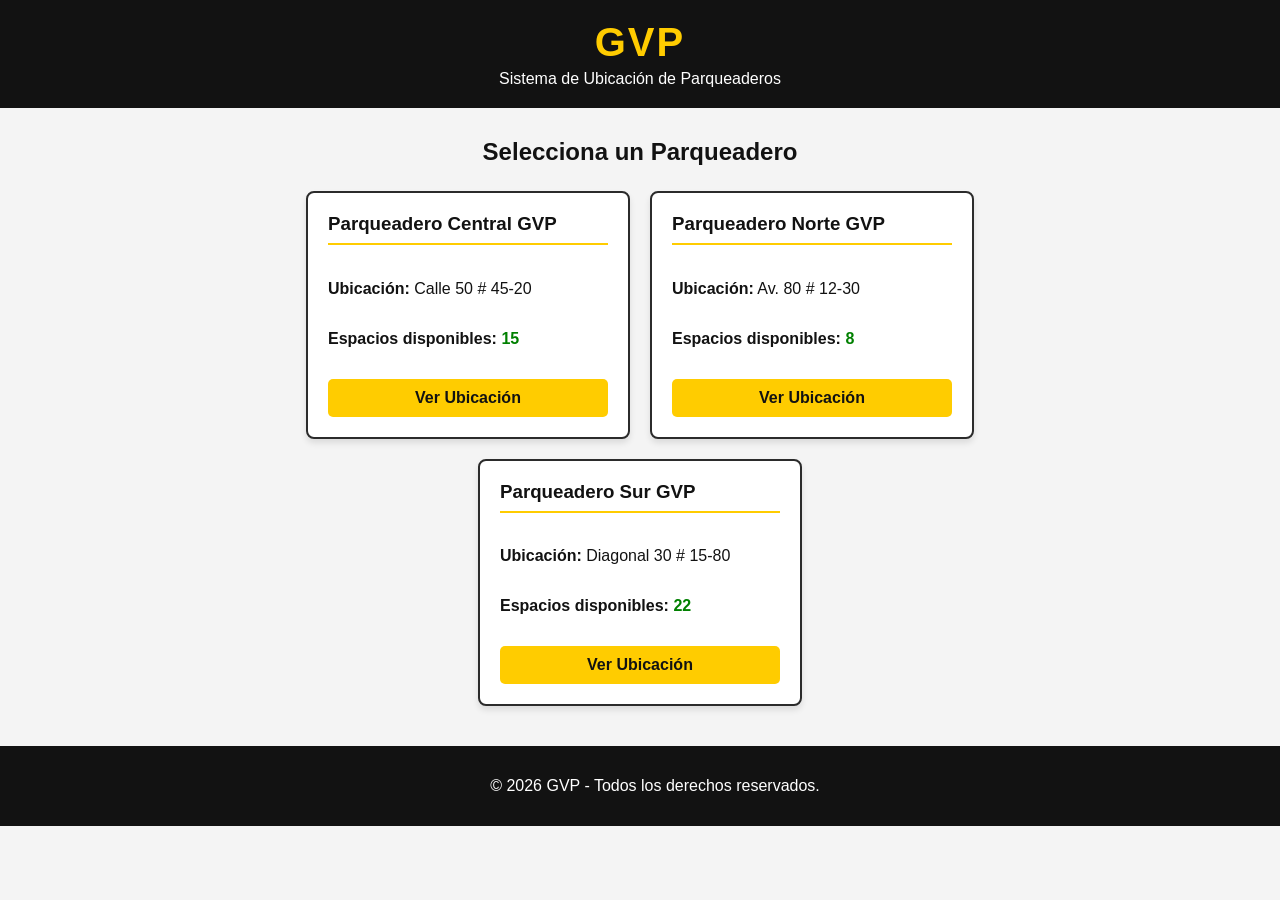
<file: demo.html>
<!DOCTYPE html>
<html lang="es">
<head>
    <meta charset="UTF-8">
    <meta name="viewport" content="width=device-width, initial-scale=1.0">
    <title>GVP - Gestión de Parqueaderos</title>
    <!-- Enlace a la hoja de estilos externa -->
    <link rel="stylesheet" href="style_demo.css">
</head>
<body>

    <!-- Encabezado de la página -->
    <header>
        <h1>GVP</h1>
        <p>Sistema de Ubicación de Parqueaderos</p>
    </header>

    <!-- Contenedor principal con Flexbox -->
    <main class="container">
        <h2>Selecciona un Parqueadero</h2>
        
        <!-- Menú de opciones de parqueaderos -->
        <div class="menu-parqueaderos">
            
            <div class="card">
                <h3>Parqueadero Central GVP</h3>
                <p><strong>Ubicación:</strong> Calle 50 # 45-20</p>
                <p><strong>Espacios disponibles:</strong> <span class="espacios">15</span></p>
                <button class="btn-seleccionar">Ver Ubicación</button>
            </div>

            <div class="card">
                <h3>Parqueadero Norte GVP</h3>
                <p><strong>Ubicación:</strong> Av. 80 # 12-30</p>
                <p><strong>Espacios disponibles:</strong> <span class="espacios">8</span></p>
                <button class="btn-seleccionar">Ver Ubicación</button>
            </div>

            <div class="card">
                <h3>Parqueadero Sur GVP</h3>
                <p><strong>Ubicación:</strong> Diagonal 30 # 15-80</p>
                <p><strong>Espacios disponibles:</strong> <span class="espacios">22</span></p>
                <button class="btn-seleccionar">Ver Ubicación</button>
            </div>

        </div>
    </main>

    <!-- Pie de página -->
    <footer>
        <p>&copy; 2026 GVP - Todos los derechos reservados.</p>
    </footer>

</body>
</html>
</file>
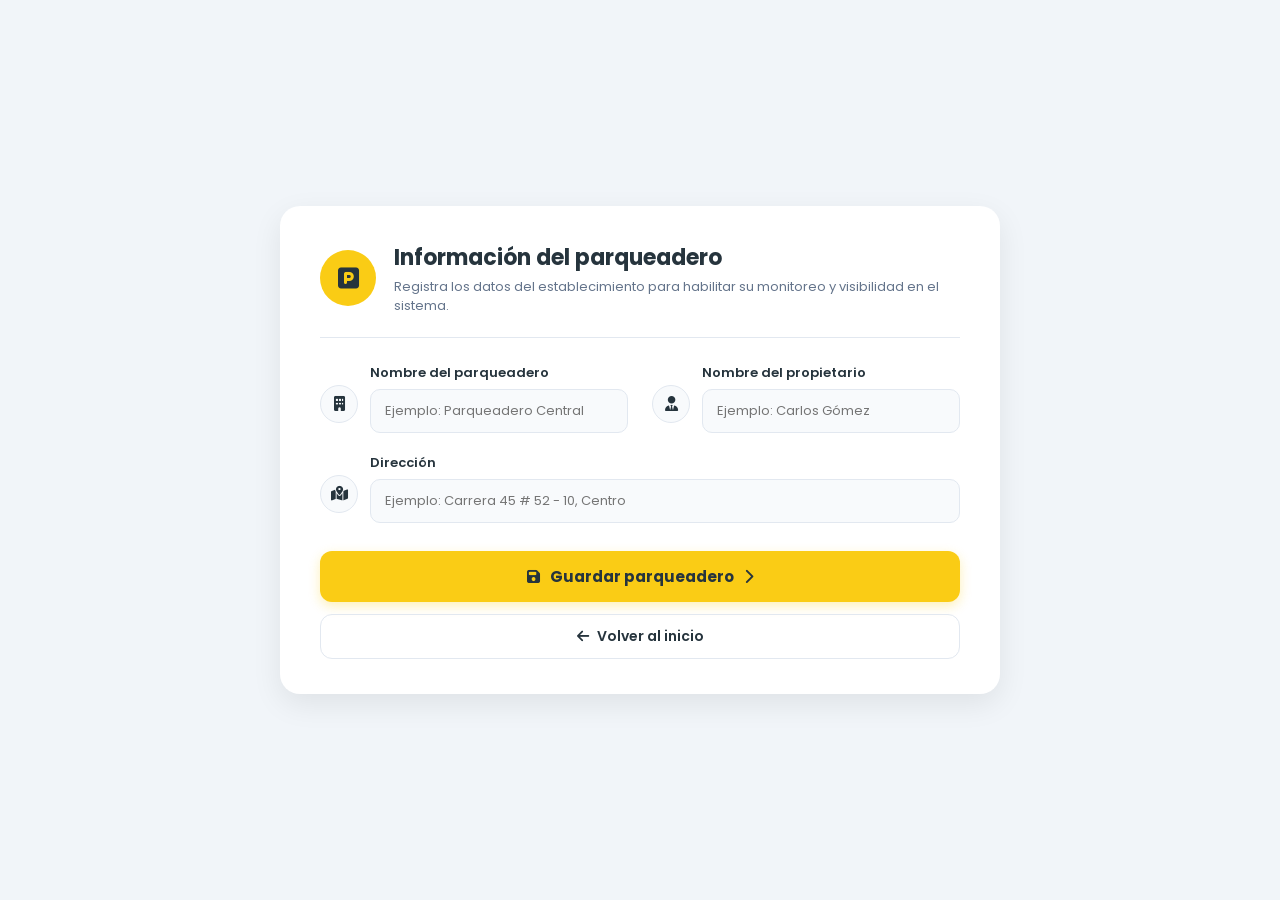
<file: parqueadero.html>
<!DOCTYPE html>
<html lang="es">
<head>
    <meta charset="UTF-8">
    <meta name="viewport" content="width=device-width, initial-scale=1.0">
    <title>GVP - Registro de Parqueadero</title>
    <link href="https://fonts.googleapis.com/css2?family=Poppins:wght@400;600;700&display=swap" rel="stylesheet">
    <link rel="stylesheet" href="https://cdnjs.cloudflare.com/ajax/libs/font-awesome/6.4.0/css/all.min.css">
    <link rel="stylesheet" href="formularios.css">
</head>
<body>

    <div class="tarjeta-formulario">
        <div class="encabezado-form">
            <div class="icono-principal">
                <i class="fa-solid fa-square-parking"></i>
            </div>
            <div class="titulos-form">
                <h1>Información del parqueadero</h1>
                <p>Registra los datos del establecimiento para habilitar su monitoreo y visibilidad en el sistema.</p>
            </div>
        </div>

        <form action="#" method="POST">
            <div class="grid-campos">
                <!-- Nombre del parqueadero -->
                <div class="grupo-campo">
                    <div class="icono-campo"><i class="fa-solid fa-building"></i></div>
                    <div class="control-input">
                        <label for="nombre_parqueadero">Nombre del parqueadero</label>
                        <input type="text" id="nombre_parqueadero" name="nombre_parqueadero" placeholder="Ejemplo: Parqueadero Central" required>
                    </div>
                </div>

                <!-- Nombre del propietario -->
                <div class="grupo-campo">
                    <div class="icono-campo"><i class="fa-solid fa-user-tie"></i></div>
                    <div class="control-input">
                        <label for="propietario">Nombre del propietario</label>
                        <input type="text" id="propietario" name="propietario" placeholder="Ejemplo: Carlos Gómez" required>
                    </div>
                </div>

                <!-- Dirección -->
                <div class="grupo-campo campo-completo">
                    <div class="icono-campo"><i class="fa-solid fa-map-location-dot"></i></div>
                    <div class="control-input">
                        <label for="direccion_parqueadero">Dirección</label>
                        <input type="text" id="direccion_parqueadero" name="direccion_parqueadero" placeholder="Ejemplo: Carrera 45 # 52 - 10, Centro" required>
                    </div>
                </div>
            </div>

            <div class="acciones-form">
                <button type="submit" class="btn-guardar">
                    <i class="fa-solid fa-floppy-disk"></i> Guardar parqueadero <i class="fa-solid fa-chevron-right"></i>
                </button>
                <a href="index.html" class="btn-volver">
                    <i class="fa-solid fa-arrow-left"></i> Volver al inicio
                </a>
            </div>
        </form>
    </div>

</body>
</html>
</file>
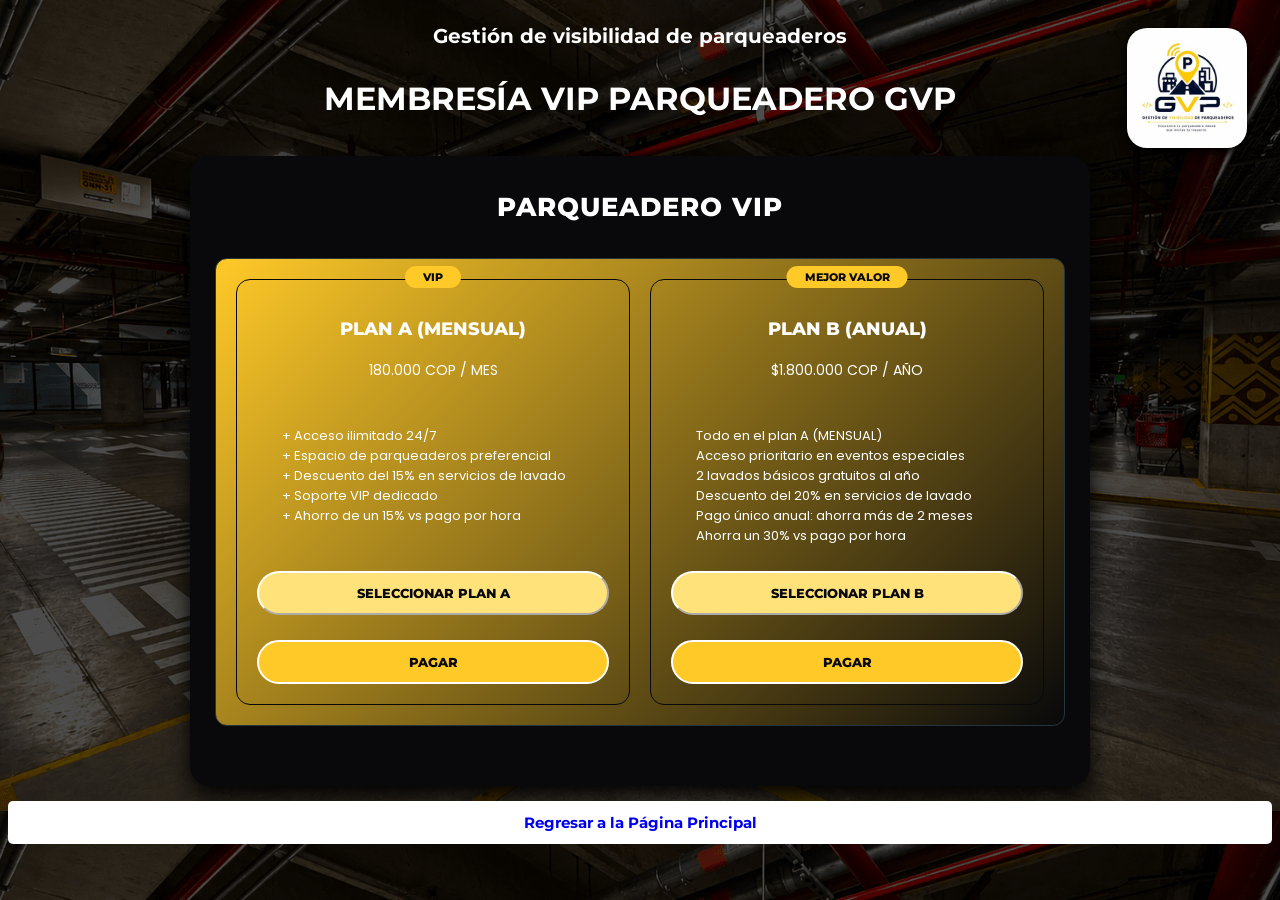
<file: planes.html>
<!DOCTYPE html>
<html lang="es">
<head>
    <meta charset="UTF-8">
    <meta name="viewport" content="width=device-width, initial-scale=1.0"/>
    <title>GVP | Membresía VIP</title>
    <link rel="preconnect" href="https://fonts.googleapis.com">
    <link rel="preconnect" href="https://fonts.gstatic.com" crossorigin>
    <link href="https://fonts.googleapis.com/css2?family=Montserrat:wght@400;600;700;800&family=Poppins:wght@300;400;600;700&display=swap" rel="stylesheet">
    <link rel="stylesheet" href="detalles.css"/>
    <link rel="stylesheet" href="color.css"/>
</head>

<body class="min-h-screen flex flex-col">

    <header class="header flex flex-col items-center gap-3 px-4 py-6 text-center">
        <img class="header__logo" src="assets isa/logo.jpg" alt="Logo de GVP"/>
        <div class="header__brand">
            <span class="header__title">Gestión de visibilidad de parqueaderos</span>
        </div>
        <div class="header__content">
            <h1 class="titulo__principal text-xl md:text-3xl">MEMBRESÍA VIP PARQUEADERO GVP</h1>
        </div>
    </header>

    <main class="pricing-container flex flex-1 justify-center px-4 py-6">
        <section class="pricing-card w-full max-w-4xl">
            <h2 class="card-title text-center">PARQUEADERO VIP</h2>

            <div class="inner-card">
                <div class="plans-grid flex flex-col md:flex-row gap-6">

                    <article class="plan-card flex flex-1 flex-col">
                        <span class="badge">VIP</span>
                        <h3 class="plan-title">PLAN A (MENSUAL)</h3>
                        <p class="plan-price">180.000 COP / MES</p>

                        <ul class="plan-features">
                            <li>+ Acceso ilimitado 24/7</li>
                            <li>+ Espacio de parqueaderos preferencial</li>
                            <li>+ Descuento del 15% en servicios de lavado</li>
                            <li>+ Soporte VIP dedicado</li>
                            <li>+ Ahorro de un 15% vs pago por hora</li>
                        </ul>

                        <div class="plan-actions mt-auto flex flex-col gap-3 pt-4">
                            <button type="button" class="button button-yellow">SELECCIONAR PLAN A</button>
                            <button type="button" class="button button-outline">PAGAR</button>
                        </div>
                    </article>

                    <article class="plan-card flex flex-1 flex-col">
                        <span class="badge">MEJOR VALOR</span>
                        <h3 class="plan-title">PLAN B (ANUAL)</h3>
                        <p class="plan-price">$1.800.000 COP / AÑO</p>

                        <ul class="plan-features">
                            <li>Todo en el plan A (MENSUAL)</li>
                            <li>Acceso prioritario en eventos especiales</li>
                            <li>2 lavados básicos gratuitos al año</li>
                            <li>Descuento del 20% en servicios de lavado</li>
                            <li>Pago único anual: ahorra más de 2 meses</li>
                            <li>Ahorra un 30% vs pago por hora</li>
                        </ul>

                        <div class="plan-actions mt-auto flex flex-col gap-3 pt-4">
                            <button type="button" class="button button-yellow">SELECCIONAR PLAN B</button>
                            <button type="button" class="button button-outline">PAGAR</button>
                        </div>
                    </article>

                </div>
            </div>
        </section>
    </main>

    <a href="index.html" class="boton-salida block text-center">Regresar a la Página Principal</a>
</body>
</html>
</file>
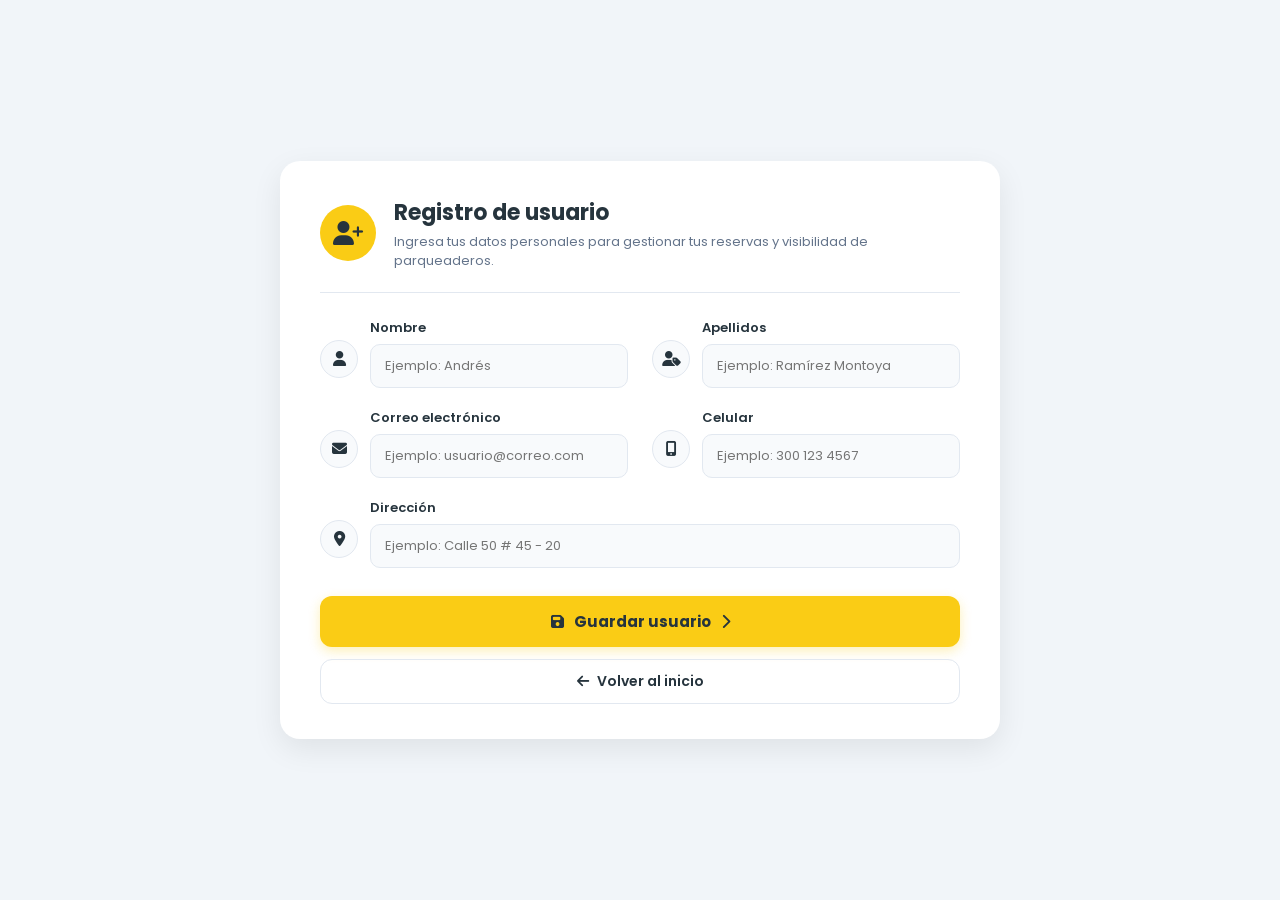
<file: registroUsuario.html>
<!DOCTYPE html>
<html lang="es">
<head>
    <meta charset="UTF-8">
    <meta name="viewport" content="width=device-width, initial-scale=1.0">
    <title>GVP - Registro de Usuario</title>
    <link href="https://fonts.googleapis.com/css2?family=Poppins:wght@400;600;700&display=swap" rel="stylesheet">
    <link rel="stylesheet" href="https://cdnjs.cloudflare.com/ajax/libs/font-awesome/6.4.0/css/all.min.css">
    <link rel="stylesheet" href="formularios.css">
</head>
<body>

    <div class="tarjeta-formulario">
        <div class="encabezado-form">
            <div class="icono-principal">
                <i class="fa-solid fa-user-plus"></i>
            </div>
            <div class="titulos-form">
                <h1>Registro de usuario</h1>
                <p>Ingresa tus datos personales para gestionar tus reservas y visibilidad de parqueaderos.</p>
            </div>
        </div>

        <form action="#" method="POST">
            <div class="grid-campos">
                <!-- Nombre -->
                <div class="grupo-campo">
                    <div class="icono-campo"><i class="fa-solid fa-user"></i></div>
                    <div class="control-input">
                        <label for="nombre">Nombre</label>
                        <input type="text" id="nombre" name="nombre" placeholder="Ejemplo: Andrés" required>
                    </div>
                </div>

                <!-- Apellidos -->
                <div class="grupo-campo">
                    <div class="icono-campo"><i class="fa-solid fa-user-tag"></i></div>
                    <div class="control-input">
                        <label for="apellidos">Apellidos</label>
                        <input type="text" id="apellidos" name="apellidos" placeholder="Ejemplo: Ramírez Montoya" required>
                    </div>
                </div>

                <!-- Correo -->
                <div class="grupo-campo">
                    <div class="icono-campo"><i class="fa-solid fa-envelope"></i></div>
                    <div class="control-input">
                        <label for="correo">Correo electrónico</label>
                        <input type="email" id="correo" name="correo" placeholder="Ejemplo: usuario@correo.com" required>
                    </div>
                </div>

                <!-- Celular -->
                <div class="grupo-campo">
                    <div class="icono-campo"><i class="fa-solid fa-mobile-screen-button"></i></div>
                    <div class="control-input">
                        <label for="celular">Celular</label>
                        <input type="tel" id="celular" name="celular" placeholder="Ejemplo: 300 123 4567" required>
                    </div>
                </div>

                <!-- Dirección -->
                <div class="grupo-campo campo-completo">
                    <div class="icono-campo"><i class="fa-solid fa-location-dot"></i></div>
                    <div class="control-input">
                        <label for="direccion">Dirección</label>
                        <input type="text" id="direccion" name="direccion" placeholder="Ejemplo: Calle 50 # 45 - 20" required>
                    </div>
                </div>
            </div>

            <div class="acciones-form">
                <button type="submit" class="btn-guardar">
                    <i class="fa-solid fa-floppy-disk"></i> Guardar usuario <i class="fa-solid fa-chevron-right"></i>
                </button>
                <a href="index.html" class="btn-volver">
                    <i class="fa-solid fa-arrow-left"></i> Volver al inicio
                </a>
            </div>
        </form>
    </div>

</body>
</html>
</file>
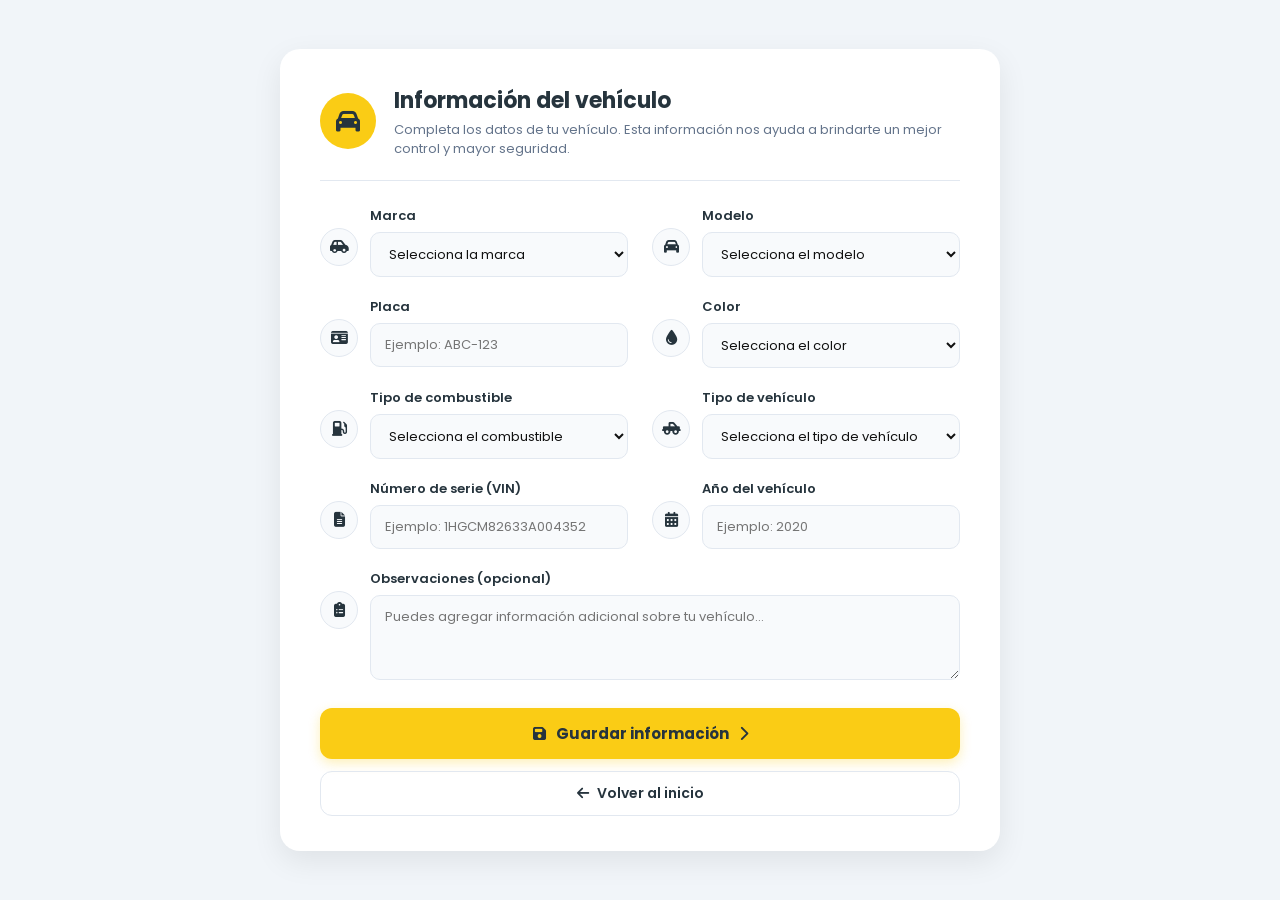
<file: registroVehiculo.html>
<!DOCTYPE html>
<html lang="es">
<head>
    <meta charset="UTF-8">
    <meta name="viewport" content="width=device-width, initial-scale=1.0">
    <title>GVP - Registro de Vehículo</title>
    <link href="https://fonts.googleapis.com/css2?family=Poppins:wght@400;600;700&display=swap" rel="stylesheet">
    <link rel="stylesheet" href="https://cdnjs.cloudflare.com/ajax/libs/font-awesome/6.4.0/css/all.min.css">
    <link rel="stylesheet" href="formularios.css">
</head>
<body>

    <div class="tarjeta-formulario">
        <div class="encabezado-form">
            <div class="icono-principal">
                <i class="fa-solid fa-car"></i>
            </div>
            <div class="titulos-form">
                <h1>Información del vehículo</h1>
                <p>Completa los datos de tu vehículo. Esta información nos ayuda a brindarte un mejor control y mayor seguridad.</p>
            </div>
        </div>

        <form action="#" method="POST">
            <div class="grid-campos">
                <!-- Marca -->
                <div class="grupo-campo">
                    <div class="icono-campo"><i class="fa-solid fa-car-side"></i></div>
                    <div class="control-input">
                        <label for="marca">Marca</label>
                        <select id="marca" name="marca" required>
                            <option value="" disabled selected>Selecciona la marca</option>
                            <option value="chevrolet">Chevrolet</option>
                            <option value="renault">Renault</option>
                            <option value="mazda">Mazda</option>
                            <option value="kia">Kia</option>
                            <option value="toyota">Toyota</option>
                            <option value="otra">Otra</option>
                        </select>
                    </div>
                </div>

                <!-- Modelo -->
                <div class="grupo-campo">
                    <div class="icono-campo"><i class="fa-solid fa-car"></i></div>
                    <div class="control-input">
                        <label for="modelo">Modelo</label>
                        <select id="modelo" name="modelo" required>
                            <option value="" disabled selected>Selecciona el modelo</option>
                            <option value="sedan">Sedán / Automóvil</option>
                            <option value="suv">Camioneta / SUV</option>
                            <option value="hatchback">Hatchback</option>
                            <option value="moto">Motocicleta</option>
                        </select>
                    </div>
                </div>

                <!-- Placa -->
                <div class="grupo-campo">
                    <div class="icono-campo"><i class="fa-solid fa-id-card"></i></div>
                    <div class="control-input">
                        <label for="placa">Placa</label>
                        <input type="text" id="placa" name="placa" placeholder="Ejemplo: ABC-123" required>
                    </div>
                </div>

                <!-- Color -->
                <div class="grupo-campo">
                    <div class="icono-campo"><i class="fa-solid fa-droplet"></i></div>
                    <div class="control-input">
                        <label for="color">Color</label>
                        <select id="color" name="color" required>
                            <option value="" disabled selected>Selecciona el color</option>
                            <option value="blanco">Blanco</option>
                            <option value="negro">Negro</option>
                            <option value="gris">Gris / Plata</option>
                            <option value="rojo">Rojo</option>
                            <option value="azul">Azul</option>
                        </select>
                    </div>
                </div>

                <!-- Tipo de combustible -->
                <div class="grupo-campo">
                    <div class="icono-campo"><i class="fa-solid fa-gas-pump"></i></div>
                    <div class="control-input">
                        <label for="combustible">Tipo de combustible</label>
                        <select id="combustible" name="combustible" required>
                            <option value="" disabled selected>Selecciona el combustible</option>
                            <option value="gasolina">Gasolina</option>
                            <option value="diesel">Diésel</option>
                            <option value="electrico">Eléctrico</option>
                            <option value="hibrido">Híbrido</option>
                            <option value="gas">Gas Natural (GNV)</option>
                        </select>
                    </div>
                </div>

                <!-- Tipo de vehículo -->
                <div class="grupo-campo">
                    <div class="icono-campo"><i class="fa-solid fa-truck-pickup"></i></div>
                    <div class="control-input">
                        <label for="tipo_vehiculo">Tipo de vehículo</label>
                        <select id="tipo_vehiculo" name="tipo_vehiculo" required>
                            <option value="" disabled selected>Selecciona el tipo de vehículo</option>
                            <option value="particular">Particular</option>
                            <option value="publico">Servicio Público</option>
                            <option value="carga">Carga / Utilitario</option>
                        </select>
                    </div>
                </div>

                <!-- Número de serie (VIN) -->
                <div class="grupo-campo">
                    <div class="icono-campo"><i class="fa-solid fa-file-lines"></i></div>
                    <div class="control-input">
                        <label for="vin">Número de serie (VIN)</label>
                        <input type="text" id="vin" name="vin" placeholder="Ejemplo: 1HGCM82633A004352">
                    </div>
                </div>

                <!-- Año del vehículo -->
                <div class="grupo-campo">
                    <div class="icono-campo"><i class="fa-solid fa-calendar-days"></i></div>
                    <div class="control-input">
                        <label for="anio">Año del vehículo</label>
                        <input type="number" id="anio" name="anio" min="1950" max="2027" placeholder="Ejemplo: 2020" required>
                    </div>
                </div>

                <!-- Observaciones -->
                <div class="grupo-campo campo-completo">
                    <div class="icono-campo"><i class="fa-solid fa-clipboard-list"></i></div>
                    <div class="control-input">
                        <label for="observaciones">Observaciones (opcional)</label>
                        <textarea id="observaciones" name="observaciones" placeholder="Puedes agregar información adicional sobre tu vehículo..."></textarea>
                    </div>
                </div>
            </div>

            <div class="acciones-form">
                <button type="submit" class="btn-guardar">
                    <i class="fa-solid fa-floppy-disk"></i> Guardar información <i class="fa-solid fa-chevron-right"></i>
                </button>
                <a href="index.html" class="btn-volver">
                    <i class="fa-solid fa-arrow-left"></i> Volver al inicio
                </a>
            </div>
        </form>
    </div>

</body>
</html>
</file>
<file: style_demo.css>
/* Estilos generales y colores de marca: Amarillo, Negro y Gris */
:root {
    --color-negro: #121212;
    --color-gris-oscuro: #2b2b2b;
    --color-gris-claro: #f4f4f4;
    --color-amarillo: #ffcc00;
    --color-amarillo-hover: #e6b800;
}

body {
    font-family: Arial, sans-serif;
    margin: 0;
    padding: 0;
    background-color: var(--color-gris-claro);
    color: var(--color-negro);
}

/* Encabezado */
header {
    background-color: var(--color-negro);
    color: var(--color-amarillo);
    text-align: center;
    padding: 20px;
}

header h1 {
    margin: 0;
    font-size: 2.5rem;
    letter-spacing: 2px;
}

header p {
    margin: 5px 0 0;
    color: #ffffff;
    font-size: 1rem;
}

/* Contenedor principal con FLEXBOX */
.container {
    max-width: 1000px;
    margin: 30px auto;
    padding: 0 20px;
}

.container h2 {
    text-align: center;
    margin-bottom: 25px;
    color: var(--color-negro);
}

.menu-parqueaderos {
    display: flex;
    flex-wrap: wrap;
    gap: 20px;
    justify-content: center;
}

/* Tarjetas individuales de los parqueaderos (también usan flex) */
.card {
    background-color: #ffffff;
    border: 2px solid var(--color-gris-oscuro);
    border-radius: 8px;
    padding: 20px;
    width: 280px;
    display: flex;
    flex-direction: column;
    justify-content: space-between;
    box-shadow: 0 4px 6px rgba(0,0,0,0.1);
    transition: transform 0.2s ease;
}

.card:hover {
    transform: translateY(-5px);
}

.card h3 {
    margin-top: 0;
    color: var(--color-negro);
    border-bottom: 2px solid var(--color-amarillo);
    padding-bottom: 8px;
}

.espacios {
    font-weight: bold;
    color: #008000;
}

/* Estilos de los botones y HOVER */
.btn-seleccionar {
    background-color: var(--color-amarillo);
    color: var(--color-negro);
    border: none;
    padding: 10px 15px;
    font-size: 1rem;
    font-weight: bold;
    border-radius: 5px;
    cursor: pointer;
    transition: background-color 0.3s ease, transform 0.1s ease;
    margin-top: 15px;
    text-align: center;
}

.btn-seleccionar:hover {
    background-color: var(--color-amarillo-hover);
    transform: scale(1.02);
}

/* Pie de página */
footer {
    text-align: center;
    padding: 15px;
    background-color: var(--color-negro);
    color: #ffffff;
    position: relative;
    bottom: 0;
    width: 100%;
    margin-top: 40px;
}

/* MEDIA QUERY: Ajustes para pantallas pequeñas (móviles) */
@media (max-width: 768px) {
    
    .menu-parqueaderos {
        flex-direction: column;
        align-items: center;
    }

    .card {
        width: 100%;
        max-width: 350px;
    }

    header h1 {
        font-size: 2rem;
    }
}
</file>
<file: formularios.css>
:root {
    --negro: #111111;
    --blanco: #FFFFFF;
    --amarillo: #FFE37A;
    --amarillo-fuerte: #FACC15;
    --gris-azulado: #26343D;
    --gris-texto: #64748B;
    --gris-borde: #E2E8F0;
    --gris-fondo: #F8FAFC;
}

* {
    box-sizing: border-box;
    margin: 0;
    padding: 0;
}

body {
    font-family: 'Poppins', sans-serif;
    background-color: #F1F5F9;
    color: var(--gris-azulado);
    display: flex;
    justify-content: center;
    align-items: center;
    min-height: 100vh;
    padding: 20px;
}

.tarjeta-formulario {
    background-color: var(--blanco);
    width: 100%;
    max-width: 720px;
    border-radius: 20px;
    padding: 35px 40px;
    box-shadow: 0 10px 30px rgba(0, 0, 0, 0.08);
}

/* Cabecera con icono circular amarillo */
.encabezado-form {
    display: flex;
    align-items: center;
    gap: 18px;
    padding-bottom: 22px;
    margin-bottom: 25px;
    border-bottom: 1px solid var(--gris-borde);
}

.icono-principal {
    width: 56px;
    height: 56px;
    background-color: var(--amarillo-fuerte);
    color: var(--gris-azulado);
    border-radius: 50%;
    display: flex;
    justify-content: center;
    align-items: center;
    font-size: 24px;
    flex-shrink: 0;
}

.titulos-form h1 {
    font-size: 22px;
    font-weight: 700;
    color: var(--gris-azulado);
    margin-bottom: 4px;
}

.titulos-form p {
    font-size: 13px;
    color: var(--gris-texto);
    line-height: 1.4;
}

/* Cuadrícula de campos */
.grid-campos {
    display: grid;
    grid-template-columns: repeat(2, 1fr);
    gap: 20px 24px;
}

.campo-completo {
    grid-column: span 2;
}

.grupo-campo {
    display: flex;
    align-items: flex-start;
    gap: 12px;
}

.icono-campo {
    width: 38px;
    height: 38px;
    border-radius: 50%;
    border: 1px solid var(--gris-borde);
    background-color: var(--gris-fondo);
    color: var(--gris-azulado);
    display: flex;
    justify-content: center;
    align-items: center;
    font-size: 15px;
    margin-top: 22px;
    flex-shrink: 0;
}

.control-input {
    width: 100%;
    display: flex;
    flex-direction: column;
}

.control-input label {
    font-size: 13px;
    font-weight: 600;
    color: var(--gris-azulado);
    margin-bottom: 6px;
}

.control-input input,
.control-input select,
.control-input textarea {
    width: 100%;
    padding: 11px 14px;
    border: 1px solid var(--gris-borde);
    border-radius: 10px;
    background-color: var(--gris-fondo);
    font-family: 'Poppins', sans-serif;
    font-size: 13px;
    color: var(--negro);
    transition: all 0.25s ease;
}

.control-input input:focus,
.control-input select:focus,
.control-input textarea:focus {
    outline: none;
    background-color: var(--blanco);
    border-color: var(--gris-azulado);
    box-shadow: 0 0 0 3px rgba(38, 52, 61, 0.12);
}

.control-input textarea {
    resize: vertical;
    min-height: 85px;
}

/* Botones de acción */
.acciones-form {
    margin-top: 28px;
    display: flex;
    flex-direction: column;
    gap: 12px;
}

.btn-guardar {
    width: 100%;
    background-color: var(--amarillo-fuerte);
    color: var(--gris-azulado);
    border: none;
    padding: 14px 20px;
    border-radius: 12px;
    font-family: 'Poppins', sans-serif;
    font-size: 15px;
    font-weight: 700;
    cursor: pointer;
    display: flex;
    justify-content: center;
    align-items: center;
    gap: 10px;
    transition: all 0.25s ease;
    box-shadow: 0 4px 12px rgba(250, 204, 21, 0.3);
}

.btn-guardar:hover {
    background-color: #eab308;
    transform: translateY(-2px);
}

.btn-volver {
    width: 100%;
    background-color: transparent;
    color: var(--gris-azulado);
    border: 1.5px solid var(--gris-borde);
    padding: 11px 20px;
    border-radius: 12px;
    font-family: 'Poppins', sans-serif;
    font-size: 14px;
    font-weight: 600;
    text-align: center;
    text-decoration: none;
    display: flex;
    justify-content: center;
    align-items: center;
    gap: 8px;
    transition: all 0.2s ease;
}

.btn-volver:hover {
    background-color: var(--gris-fondo);
    border-color: var(--gris-azulado);
}

/* Responsividad para celulares */
@media (max-width: 640px) {
    .tarjeta-formulario {
        padding: 25px 20px;
    }

    .encabezado-form {
        flex-direction: column;
        text-align: center;
    }

    .grid-campos {
        grid-template-columns: 1fr;
    }

    .campo-completo {
        grid-column: span 1;
    }
}
</file>
<file: detalles.css>
body {
    font-family: "Montserrat", sans-serif;
    background: linear-gradient(rgba(0, 0, 0, 0.7), rgba(0, 0, 0, 0.7)), url( assets\ isa/fondo.png);
}

.outlined {
    -webkit-text-stroke: 1px var(--color-primary-yellow);
    color: transparent;
    /* -webkit-text-stroke- 2px black; */
    text-shadow: 2px 0 var(--color-primary-yellow), -2px 0 var(--color-primary-yellow), 0 2px var(--color-primary-yellow), 0 -2px var(--color-primary-yellow), 1px 1px var(--color-primary-yellow), -1px -1px var(--color-primary-yellow), 1px -1px var(--color-primary-yellow ), -1px 1px var(--color-primary-yellow);
}
.header {
    position: relative;
    padding: var(--spacing-16);
    display: flex;
    flex-direction: column;
    align-items: center;
    gap: 10px;
    }

.header__logo{
    position: absolute;
    top: 20px;
    right: 25px;
    width: 120px;
    height: auto;
    border-radius: 20px;
    box-shadow: 0 4px 10px;
    object-fit: contain;
}
    
.header__brand {
    display: flex;
    align-items: center;
    gap: 12px; /* espacio entre el logo y el titulo */
}

.header__content{
    color: var(--color-white);
}


.header__title{
    font-size: 20px;
    font-weight: 700;
    color:var(--color-white);
}

.header__nav ,
.header__cta {
    display: none;
}

@media (min-width: 768px) {
    .header__nav,
    .header__cta {
        display:block;
    }
}

.header__nav ul {
    display: flex;
    align-items: center;
    gap: var(--spacing-32);
    font-size: 20px;
    font-weight: 600;
}

.header__cta {
    font-size: 20px; 
    background-color:var(--color-primary-light-yellow);
    color:var(--color-primary-black);
    padding:var(--spacing-16) var(--spacing-20);
    border-radius: 4px;
} 

/* Tarjeta oscura*/
.pricing-card{
    background-color:var(--color-primary-black);
    border-radius: 20px;
    padding: 35px 25px;
    max-width: 850px;
    width: 100%;
    box-shadow: 0 10px 25px;
}

.pricing-container{
    display: flex;
    justify-content: center;
    padding: auto;
}

.card-title{
    font-family: "Montserrat", sans-serif;
    font-size: 26px;
    font-weight: 800;
    color:var(--color-white);
    text-align: center;
    margin-top: 0;
    margin-bottom: 35px;
    letter-spacing: 1px;
}

.inner-card {
    background: linear-gradient(135deg, var(--color-primary-yellow), var(--color-primary-black));
    border: 1px solid var(--color-zinc); 
    border-radius: 12px; 
    padding: 20px;
    margin-bottom: 25px
}
/*separacion*/
.plans-grid{
    display: flex;
    gap: 20px;
    justify-content: center;
    flex-wrap: wrap;
    display: flex;
    flex-direction: column;   /* celular: en columna */
}

@media (min-width: 768px) {
    .plans-grid {
        flex-direction: row;  /* tablet y escritorio: en fila */
    }
}
.plans-grid {
    display: flex;
    flex-direction: column; /* En celular se ven en columna */
    gap: 20px;
}

@media (min-width: 768px) {
    .plans-grid {
        flex-direction: row; /* En tablet y PC se ven en fila */
    }
}

.plan-card {
    display: flex;
    flex-direction: column;
    flex: 1;
}

/*tarjeta cada plan*/
.plan-card{
    border: 1px solid var(--color-primary-black);
    border-radius: 14px;
    padding: 28px 20px 20px 20px;
    flex: 1;
    min-width: 280px;
    position:relative;
    flex-direction: column;
    background-color: transparent;
}

/* insignias / badges */
.badge{
    position: absolute;
    top: -14px;
    left: 50%;
    background-color:var(--color-primary-yellow);
    color:var(--color-primary-black);
    font-family: "Montserrat", sans-serif;
    font-weight: 800;
    font-size: 11px;
    padding: 4px 18px;
    border-radius: 20px;
    white-space: nowrap;
}

.plan-title{
    font-family: "Montserrat",sans-serif;
    font-size: 18px;
    font-weight: 800;
    color:var(--color-white);
    text-align: center;
    margin: 10px 0 6px 0;
}

.plan-price {
    font-family:"Poppins", sans-serif;
    font-size: 14px;
    color:var(--color-white);
    text-align: center;
    margin-bottom: 20px;
}

/*lista benefi*/
.plan-features {
    list-style: none;
    padding: 0;
    margin: 25px;
    color:var(--color-white);
    font-family: "Poppins", sans-serif;
    font-size: 13px;
    flex-grow: 1;

}

/*botones*/
.plan-actions{
    font-family:"Montserrat", sans-serif;
    display: flex;
    flex-direction: column;
    gap: 25px;
    left: -50%;
    right: -50%;
}

.button{
    width: 100%;
    padding: 12px 20px;
    border-radius: 25px;
    font-family: "Montserrat", sans-serif !important;
    font-weight: 800;
    font-size: 13px;
    cursor: pointer;
    box-sizing: border-box;
    text-align: center;
}

.button-yellow{
    background-color:var(--color-primary-light-yellow);
    color: var(--color-primary-black);
    border: 2px outset var(--color-white);
    border-radius: 50px;

}

.button-outline{
    background-color:var(--color-primary-yellow);
    color: var(--color-primary-black);
    border:2px solid var(--color-white);
}

.boton-salida {
    display: block;
    text-align: center;
    margin-top: 15px;
    padding: 12px;
    background-color: white;
    text-decoration: none;
    border-radius: 5px;
    font-size: 15px;
    font-weight: bold;
}

@keyframes aparecer {
  from { opacity: 0; transform: translateY(24px); }
  to   { opacity: 1; transform: none; }
  }

  .plan-card {
  animation: aparecer .6s ease backwards;
  transition: transform .3s ease, box-shadow .3s ease;
}
.plan-card:nth-child(2) { animation-delay: .15s; }
.plan-card:hover {
  transform: translateY(-8px) scale(1.02);
  box-shadow: 0 16px 32px rgba(255, 201, 40, .35);
}
/* etiquetas centradas*/
@keyframes pulso {
  0%   { box-shadow: 0 0 0 0 rgba(255, 201, 40, .7); }
  70%  { box-shadow: 0 0 0 10px rgba(255, 201, 40, 0); }
  100% { box-shadow: 0 0 0 0 rgba(255, 201, 40, 0); }
}
.badge {
  transform: translateX(-50%);
  animation: pulso 2s infinite;
}

/*botones y brillo*/
.button {
  position: relative;
  overflow: hidden;
  transition: transform .2s ease, box-shadow .2s ease;
}
.button::after {
  content: "";
  position: absolute;
  top: 0;
  left: -120%;
  width: 60%;
  height: 100%;
  background: linear-gradient(120deg, transparent, rgba(255, 255, 255, .55), transparent);
  transform: skewX(-20deg);
  transition: left .6s ease;
}
.button:hover::after { left: 130%; }
.button:hover { transform: translateY(-2px); box-shadow: 0 6px 14px rgba(0, 0, 0, .3); }
.button:active { transform: scale(.97); }
.button:focus-visible { outline: 3px solid var(--color-primary-light-yellow); outline-offset: 3px; }

/*beneficios*/
.plan-features li { transition: transform .2s ease; }
.plan-features li:hover { transform: translateX(6px); }

/* boton de regreso*/
.boton-salida { position: relative; transition: background-color .25s ease; }
.boton-salida::before {
  content: "←";
  position: absolute;
  left: 16px;
  opacity: 0;
  transform: translateX(10px);
  transition: opacity .25s ease, transform .25s ease;
}
.boton-salida:hover::before { opacity: 1; transform: translateX(0); }

img { max-width: 100%; height: auto; }

/*media*/
@media (max-width: 768px) {
  .plan-card:hover { transform: none; }
  .card-title { font-size: 20px; }
  .inner-card { padding: 12px; }
}

@media (max-width: 480px) {
  .plan-title { font-size: 16px; }
  .plan-price { font-size: 13px; }
  .plan-features { margin: 15px; font-size: 12px; }
  .button { font-size: 12px; padding: 10px 12px; }
  .header__logo { width: 70px; top: 10px; right: 10px; }
}

@media (hover: none) {
  .plan-card:hover, .button:hover { transform: none; }
}

@media (prefers-reduced-motion: reduce) {
  *, *::before, *::after { animation: none !important; transition: none !important; }
}
</file>
<file: color.css>
:root {
	/* primary colors */
	--color-primary-yellow: #ffc928;
	--color-primary-light-yellow: #ffe37a;
	--color-primary-black: #202528;
	

    /* zinc */
	--color-zinc: #26343d;
	--color-gray-light: #f3f4f2;
	--color-primary-black: #09090b;
	--color-white: #ffffff;

    /* error*/
	--color-error: #991e55;

	/*spacing*/
	--spacing-4: 4px;
    --spacing-8: 8px;
	--spacing-12: 12px;
	--spacing-16: 16px;
	--spacing-20: 20px;
	--spacing-24: 24px;
	--spacing-28: 28px;
	--spacing-32: 32px;
	--spacing-36: 36px;
	--spacing-40: 40px;
}
</file>
